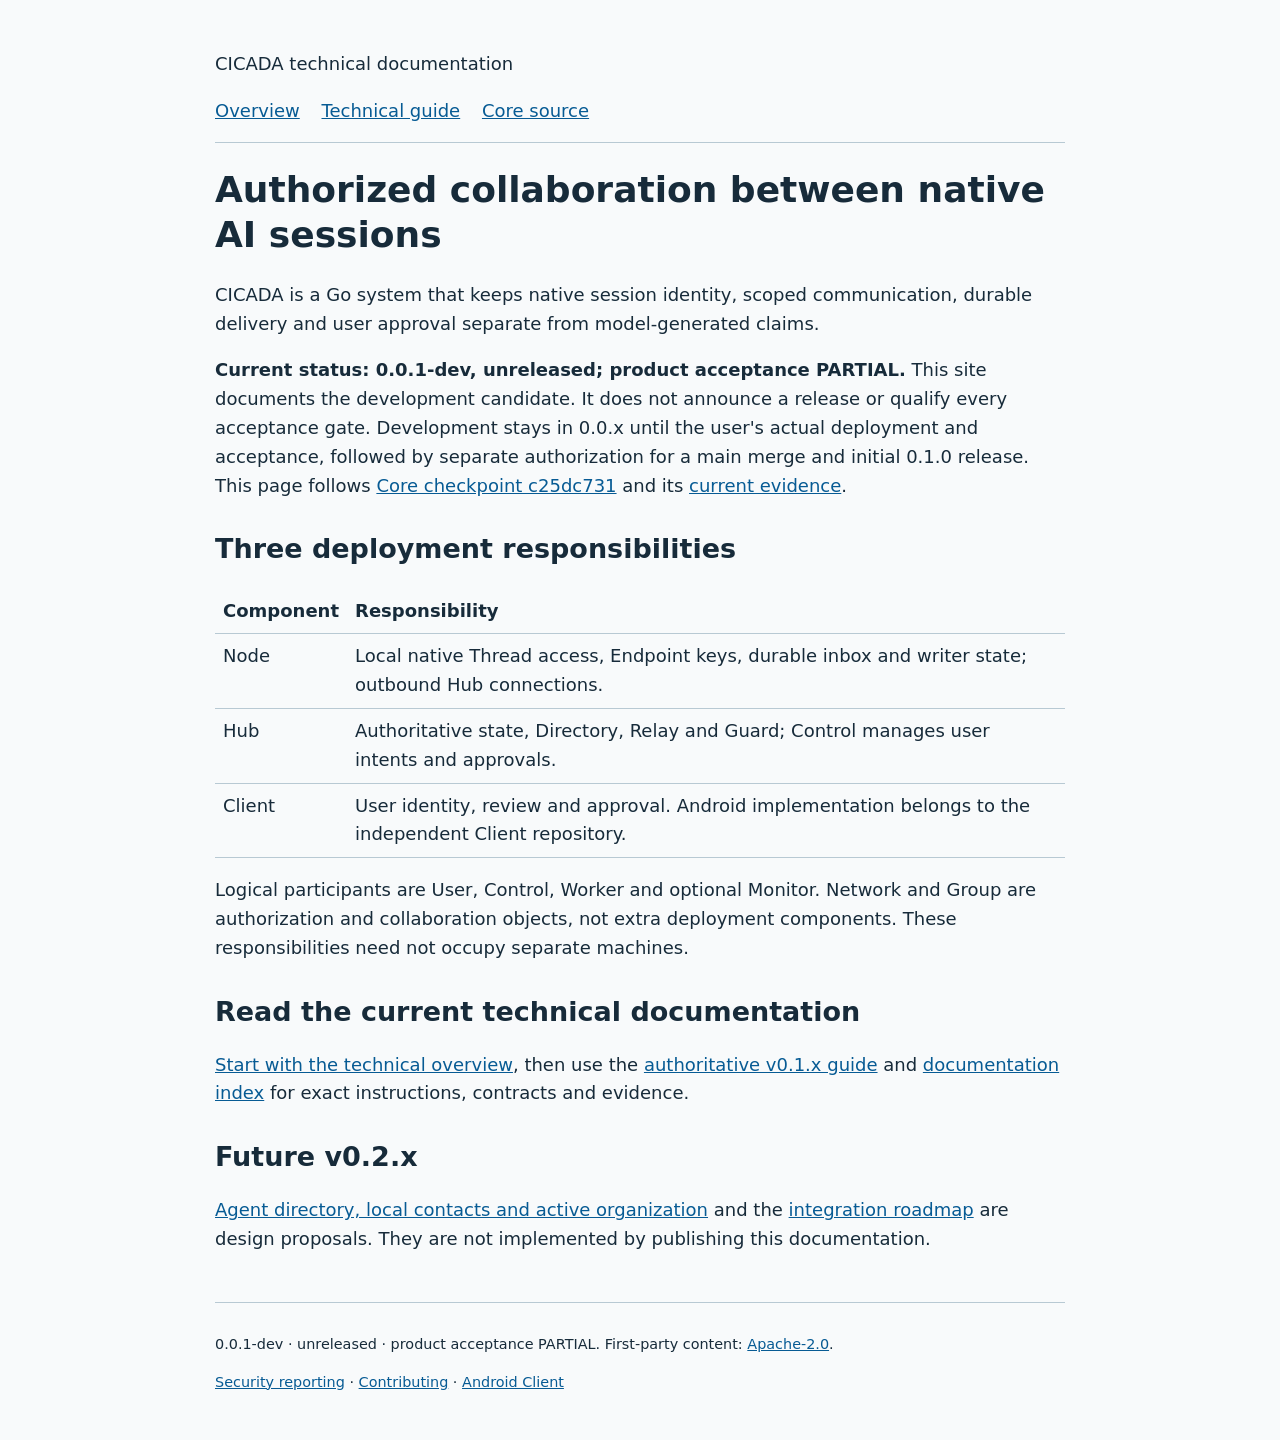
<file: index.html>
<!doctype html>
<html lang="en">
  <head>
    <meta charset="utf-8">
    <meta name="viewport" content="width=device-width, initial-scale=1">
    <title>Overview · CICADA</title>
    <link rel="stylesheet" href="style.css">
  </head>
  <body>
    <header>
      <p>CICADA technical documentation</p>
      <nav aria-label="Main">
        <a href="index.html">Overview</a>
        <a href="guide.html">Technical guide</a>
        <a href="https://github.com/cicada-fabric/cicada/tree/dev">Core source</a>
      </nav>
    </header>
    <main>
      <h1>Authorized collaboration between native AI sessions</h1>
      <p>CICADA is a Go system that keeps native session identity, scoped communication, durable
        delivery and user approval separate from model-generated claims.</p>
      <p>
      <strong>Current status: 0.0.1-dev, unreleased; product acceptance PARTIAL.</strong> This site
        documents the development candidate. It does not announce a release or qualify every
        acceptance gate. Development stays in 0.0.x until the user's actual deployment and acceptance, followed
        by separate authorization for a main merge and initial 0.1.0 release. This page follows
        <a href="https://github.com/cicada-fabric/cicada/tree/c25dc731b41631993184211b65c8d0df14144c7a">Core
        checkpoint c25dc731</a> and its
        <a href="https://github.com/cicada-fabric/cicada/blob/c25dc731b41631993184211b65c8d0df14144c7a/docs/v01-current-closeout-20261009-validation.md#current-20261010">current evidence</a>.</p>
      <h2>Three deployment responsibilities</h2>
      <table>
        <thead>
          <tr>
            <th>Component</th>
            <th>Responsibility</th>
          </tr>
        </thead>
        <tbody>
          <tr>
            <td>Node</td>
            <td>Local native Thread access, Endpoint keys, durable inbox and writer state; outbound
              Hub connections.</td>
          </tr>
          <tr>
            <td>Hub</td>
            <td>Authoritative state, Directory, Relay and Guard; Control manages user intents and
              approvals.</td>
          </tr>
          <tr>
            <td>Client</td>
            <td>User identity, review and approval. Android implementation belongs to the
              independent Client repository.</td>
          </tr>
        </tbody>
      </table>
      <p>Logical participants are User, Control, Worker and optional Monitor. Network and Group are
        authorization and collaboration objects, not extra deployment components. These
        responsibilities need not occupy separate machines.</p>
      <h2>Read the current technical documentation</h2>
      <p>
      <a href="guide.html">Start with the technical overview</a>, then use the <a
        href="https://github.com/cicada-fabric/cicada/blob/dev/docs/v01-technical-guide.md">authoritative
        v0.1.x guide</a> and <a
        href="https://github.com/cicada-fabric/cicada/blob/dev/docs/README.md">documentation
        index</a> for exact instructions, contracts and evidence.</p>
      <h2>Future v0.2.x</h2>
      <p>
      <a
        href="https://github.com/cicada-fabric/cicada/blob/dev/docs/v02-agent-collaboration-design.md">Agent
        directory, local contacts and active organization</a> and the <a
        href="https://github.com/cicada-fabric/cicada/blob/dev/docs/v02-openai-integration-roadmap.md">integration
        roadmap</a> are design proposals. They are not implemented by publishing this
        documentation.</p>
    </main>
    <footer>
      <p>0.0.1-dev · unreleased · product acceptance PARTIAL. First-party content: <a
        href="LICENSE">Apache-2.0</a>.</p>
      <p>
      <a href="https://github.com/cicada-fabric/cicada/blob/dev/SECURITY.md">Security reporting</a>
        · <a
        href="https://github.com/cicada-fabric/cicada/blob/dev/CONTRIBUTING.md">Contributing</a> ·
        <a href="https://github.com/cicada-fabric/cicada-client">Android Client</a>
      </p>
    </footer>
  </body>
</html>
</file>
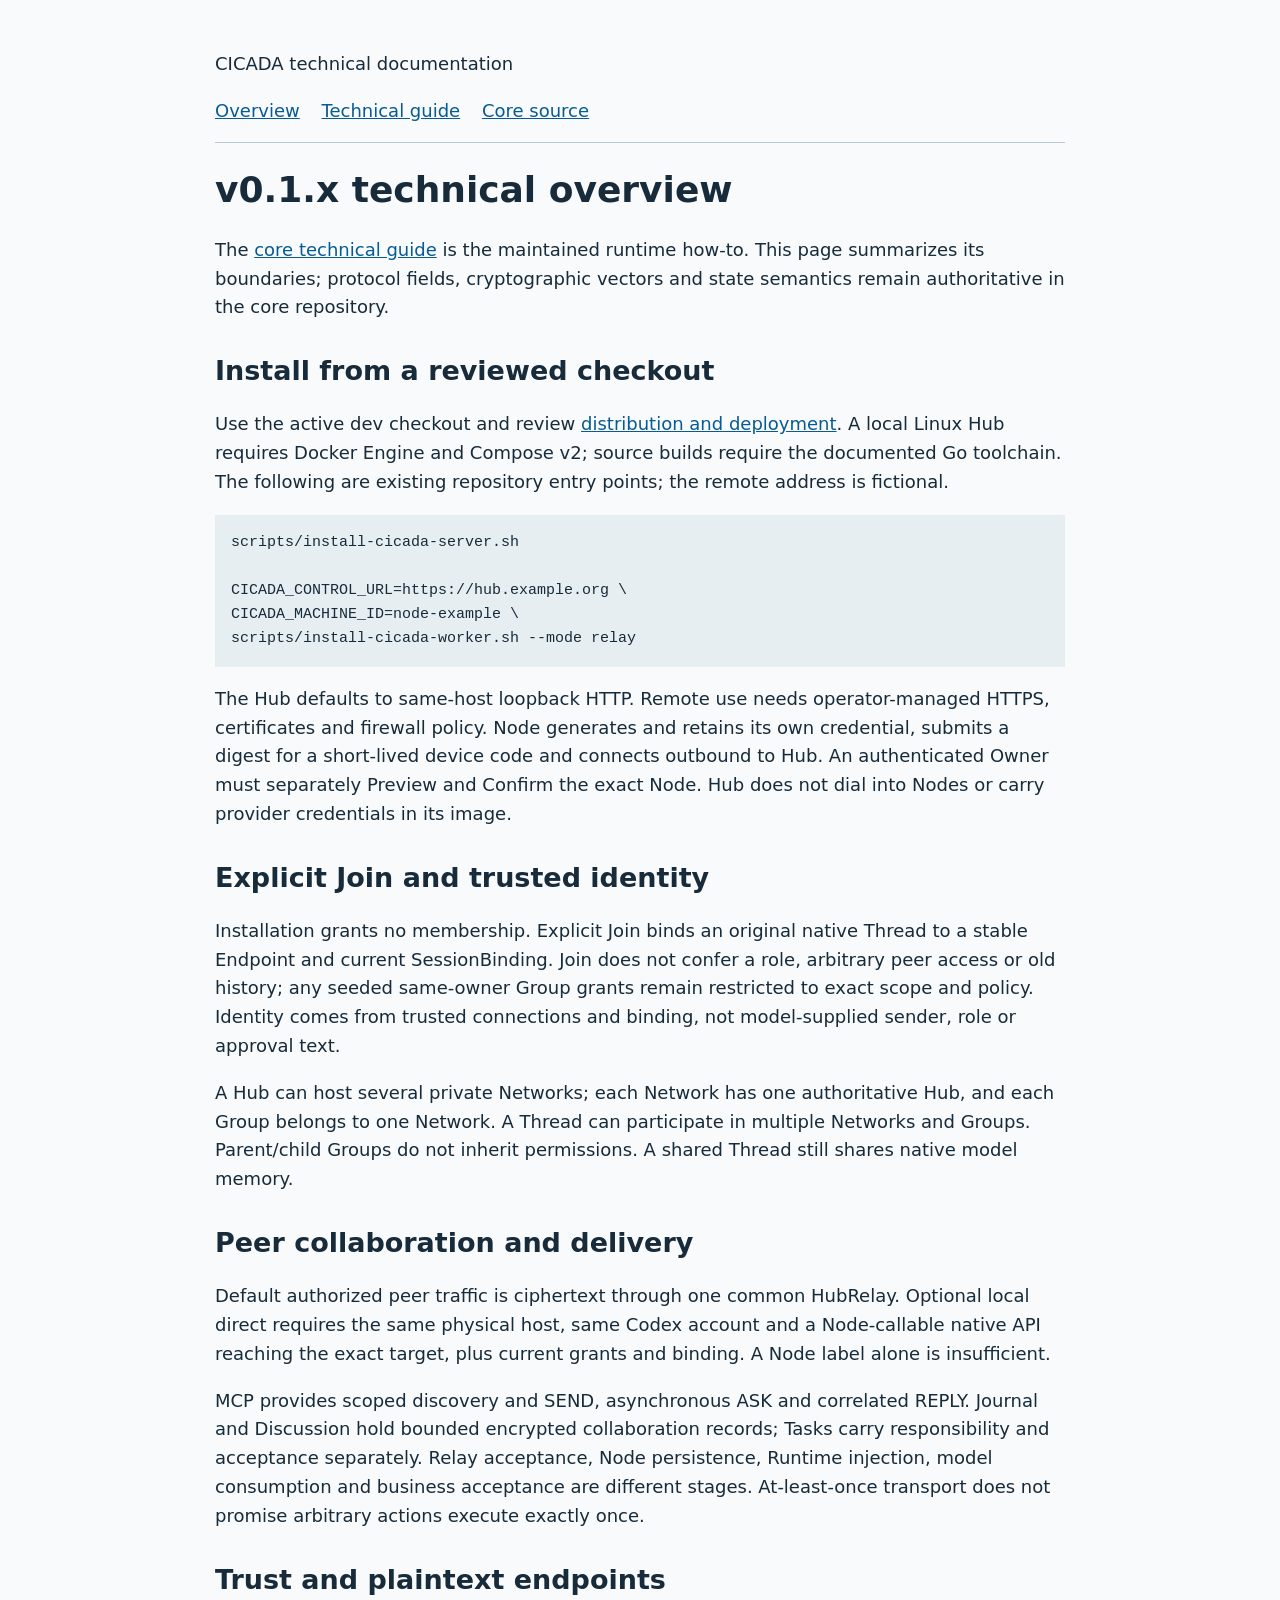
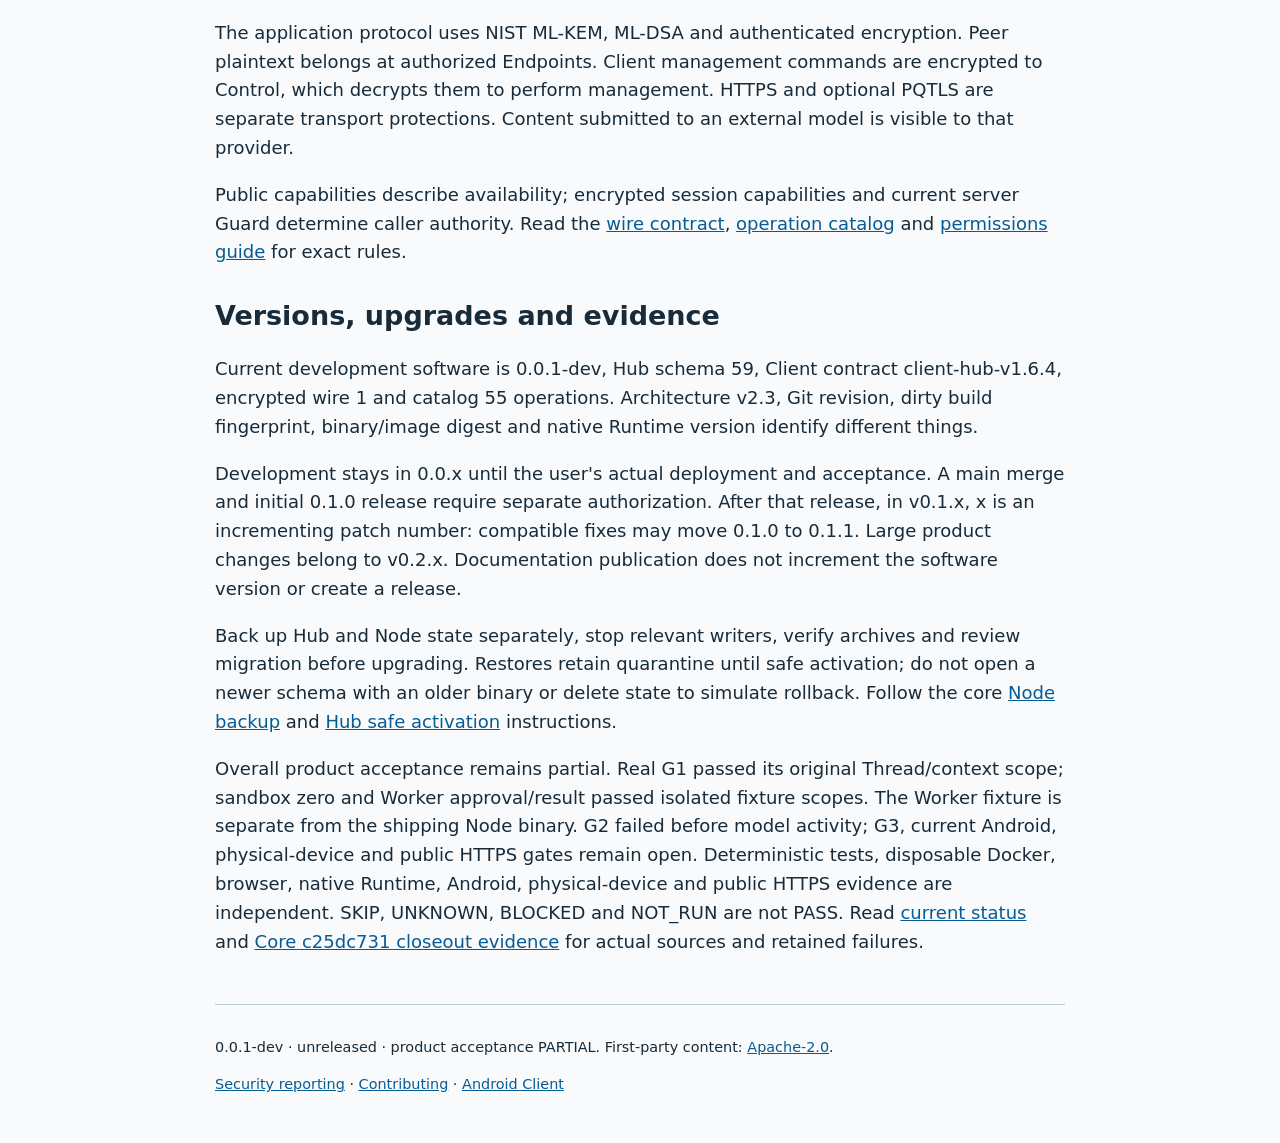
<file: guide.html>
<!doctype html>
<html lang="en">
  <head>
    <meta charset="utf-8">
    <meta name="viewport" content="width=device-width, initial-scale=1">
    <title>Technical guide · CICADA</title>
    <link rel="stylesheet" href="style.css">
  </head>
  <body>
    <header>
      <p>CICADA technical documentation</p>
      <nav aria-label="Main">
        <a href="index.html">Overview</a>
        <a href="guide.html">Technical guide</a>
        <a href="https://github.com/cicada-fabric/cicada/tree/dev">Core source</a>
      </nav>
    </header>
    <main>
      <h1>v0.1.x technical overview</h1>
      <p>The <a
        href="https://github.com/cicada-fabric/cicada/blob/dev/docs/v01-technical-guide.md">core
        technical guide</a> is the maintained runtime how-to. This page summarizes its boundaries;
        protocol fields, cryptographic vectors and state semantics remain authoritative in the core
        repository.</p>
      <h2>Install from a reviewed checkout</h2>
      <p>Use the active dev checkout and review <a
        href="https://github.com/cicada-fabric/cicada/blob/dev/docs/distribution.md">distribution
        and deployment</a>. A local Linux Hub requires Docker Engine and Compose v2; source builds
        require the documented Go toolchain. The following are existing repository entry points; the
        remote address is fictional.</p>
      <pre><code>scripts/install-cicada-server.sh

CICADA_CONTROL_URL=https://hub.example.org \
CICADA_MACHINE_ID=node-example \
scripts/install-cicada-worker.sh --mode relay</code></pre>
      <p>The Hub defaults to same-host loopback HTTP. Remote use needs operator-managed HTTPS,
        certificates and firewall policy. Node generates and retains its own credential, submits a
        digest for a short-lived device code and connects outbound to Hub. An authenticated Owner
        must separately Preview and Confirm the exact Node. Hub does not dial into Nodes or carry
        provider credentials in its image.</p>
      <h2>Explicit Join and trusted identity</h2>
      <p>Installation grants no membership. Explicit Join binds an original native Thread to a
        stable Endpoint and current SessionBinding. Join does not confer a role, arbitrary peer
        access or old history; any seeded same-owner Group grants remain restricted to exact scope
        and policy. Identity comes from trusted connections and binding, not model-supplied sender,
        role or approval text.</p>
      <p>A Hub can host several private Networks; each Network has one authoritative Hub, and each
        Group belongs to one Network. A Thread can participate in multiple Networks and Groups.
        Parent/child Groups do not inherit permissions. A shared Thread still shares native model
        memory.</p>
      <h2>Peer collaboration and delivery</h2>
      <p>Default authorized peer traffic is ciphertext through one common HubRelay. Optional local
        direct requires the same physical host, same Codex account and a Node-callable native API
        reaching the exact target, plus current grants and binding. A Node label alone is
        insufficient.</p>
      <p>MCP provides scoped discovery and SEND, asynchronous ASK and correlated REPLY. Journal and
        Discussion hold bounded encrypted collaboration records; Tasks carry responsibility and
        acceptance separately. Relay acceptance, Node persistence, Runtime injection, model
        consumption and business acceptance are different stages. At-least-once transport does not
        promise arbitrary actions execute exactly once.</p>
      <h2>Trust and plaintext endpoints</h2>
      <p>The application protocol uses NIST ML-KEM, ML-DSA and authenticated encryption. Peer
        plaintext belongs at authorized Endpoints. Client management commands are encrypted to
        Control, which decrypts them to perform management. HTTPS and optional PQTLS are separate
        transport protections. Content submitted to an external model is visible to that
        provider.</p>
      <p>Public capabilities describe availability; encrypted session capabilities and current
        server Guard determine caller authority. Read the <a
        href="https://github.com/cicada-fabric/cicada/blob/dev/docs/client-hub-wire-v1.md">wire
        contract</a>, <a
        href="https://github.com/cicada-fabric/cicada/blob/dev/cicada-go/internal/clientcontract/catalog.json">operation
        catalog</a> and <a
        href="https://github.com/cicada-fabric/cicada/blob/dev/docs/permissions.md">permissions
        guide</a> for exact rules.</p>
      <h2>Versions, upgrades and evidence</h2>
      <p>Current development software is 0.0.1-dev, Hub schema 59, Client contract client-hub-v1.6.4, encrypted
        wire 1 and catalog 55 operations. Architecture v2.3, Git revision, dirty build fingerprint,
        binary/image digest and native Runtime version identify different things.</p>
      <p>Development stays in 0.0.x until the user's actual deployment and acceptance. A main
        merge and initial 0.1.0 release require separate authorization. After that release,
        in v0.1.x, x is an incrementing patch number: compatible fixes may move 0.1.0 to 0.1.1.
        Large product changes belong to v0.2.x. Documentation publication does not increment the
        software version or create a release.</p>
      <p>Back up Hub and Node state separately, stop relevant writers, verify archives and review
        migration before upgrading. Restores retain quarantine until safe activation; do not open a
        newer schema with an older binary or delete state to simulate rollback. Follow the core <a
        href="https://github.com/cicada-fabric/cicada/blob/dev/docs/node-backup.md">Node backup</a>
        and <a
        href="https://github.com/cicada-fabric/cicada/blob/dev/docs/hub-restore-safe-activation.md">Hub
        safe activation</a> instructions.</p>
      <p>Overall product acceptance remains partial. Real G1 passed its original Thread/context
        scope; sandbox zero and Worker approval/result passed isolated fixture scopes. The
        Worker fixture is separate from the shipping Node binary. G2 failed before model
        activity; G3, current Android, physical-device and public HTTPS gates remain open.
        Deterministic tests, disposable Docker, browser, native Runtime, Android, physical-device
        and public HTTPS evidence are independent. SKIP, UNKNOWN, BLOCKED and NOT_RUN are not PASS.
        Read <a href="https://github.com/cicada-fabric/cicada/blob/dev/docs/status.md">current
        status</a> and <a
        href="https://github.com/cicada-fabric/cicada/blob/c25dc731b41631993184211b65c8d0df14144c7a/docs/v01-current-closeout-20261009-validation.md#current-20261010">Core c25dc731 closeout
        evidence</a> for actual sources and retained failures.</p>
    </main>
    <footer>
      <p>0.0.1-dev · unreleased · product acceptance PARTIAL. First-party content: <a
        href="LICENSE">Apache-2.0</a>.</p>
      <p>
      <a href="https://github.com/cicada-fabric/cicada/blob/dev/SECURITY.md">Security reporting</a>
        · <a
        href="https://github.com/cicada-fabric/cicada/blob/dev/CONTRIBUTING.md">Contributing</a> ·
        <a href="https://github.com/cicada-fabric/cicada-client">Android Client</a>
      </p>
    </footer>
  </body>
</html>
</file>
<file: style.css>
html{color-scheme:light dark}body{font:18px/1.6 system-ui,sans-serif;max-width:850px;margin:0 auto;padding:2rem 1.2rem;color:#172b3a;background:#f8fafb}a{color:#075b94}header{border-bottom:1px solid #b8c9d3;padding-bottom:1rem}nav a{display:inline-block;margin-right:1rem}h1,h2{line-height:1.25}h2{margin-top:2rem}pre{padding:1rem;background:#e7eef2;overflow:auto;font-size:15px}code{font-family:ui-monospace,monospace}table{border-collapse:collapse;width:100%}th,td{text-align:left;vertical-align:top;border-bottom:1px solid #b8c9d3;padding:.5rem}footer{margin-top:3rem;border-top:1px solid #b8c9d3;padding-top:1rem;font-size:.9rem}@media(prefers-color-scheme:dark){body{color:#e2edf4;background:#14212b}a{color:#8bcfff}pre{background:#223743}}
</file>
